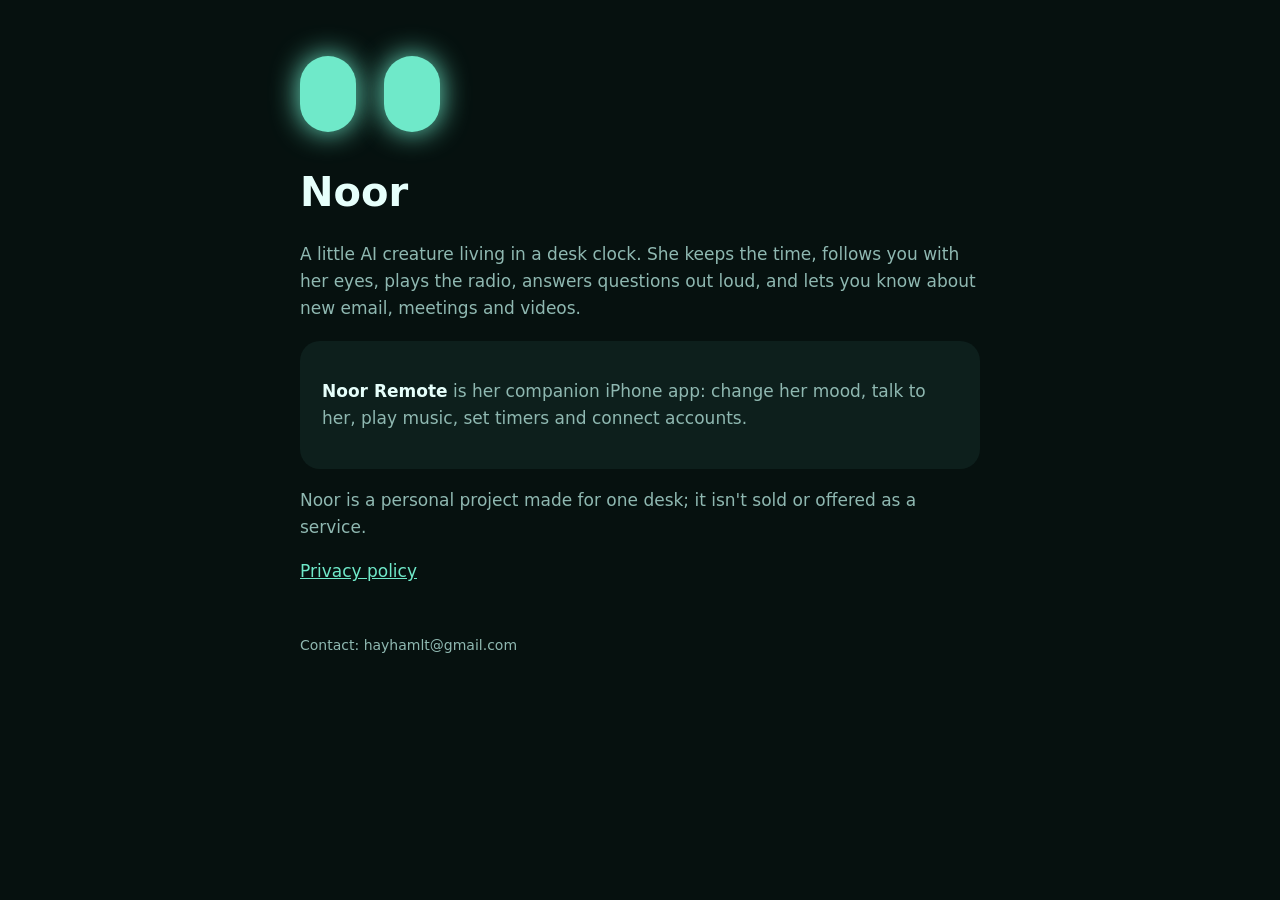
<file: index.html>
<!doctype html><meta charset="utf-8"><meta name="viewport" content="width=device-width,initial-scale=1">
<title>Hamlet</title><meta http-equiv="refresh" content="0; url=/noor/"><link rel="stylesheet" href="/style.css">
<main><p><a href="/noor/">Noor</a></p></main>
</file>
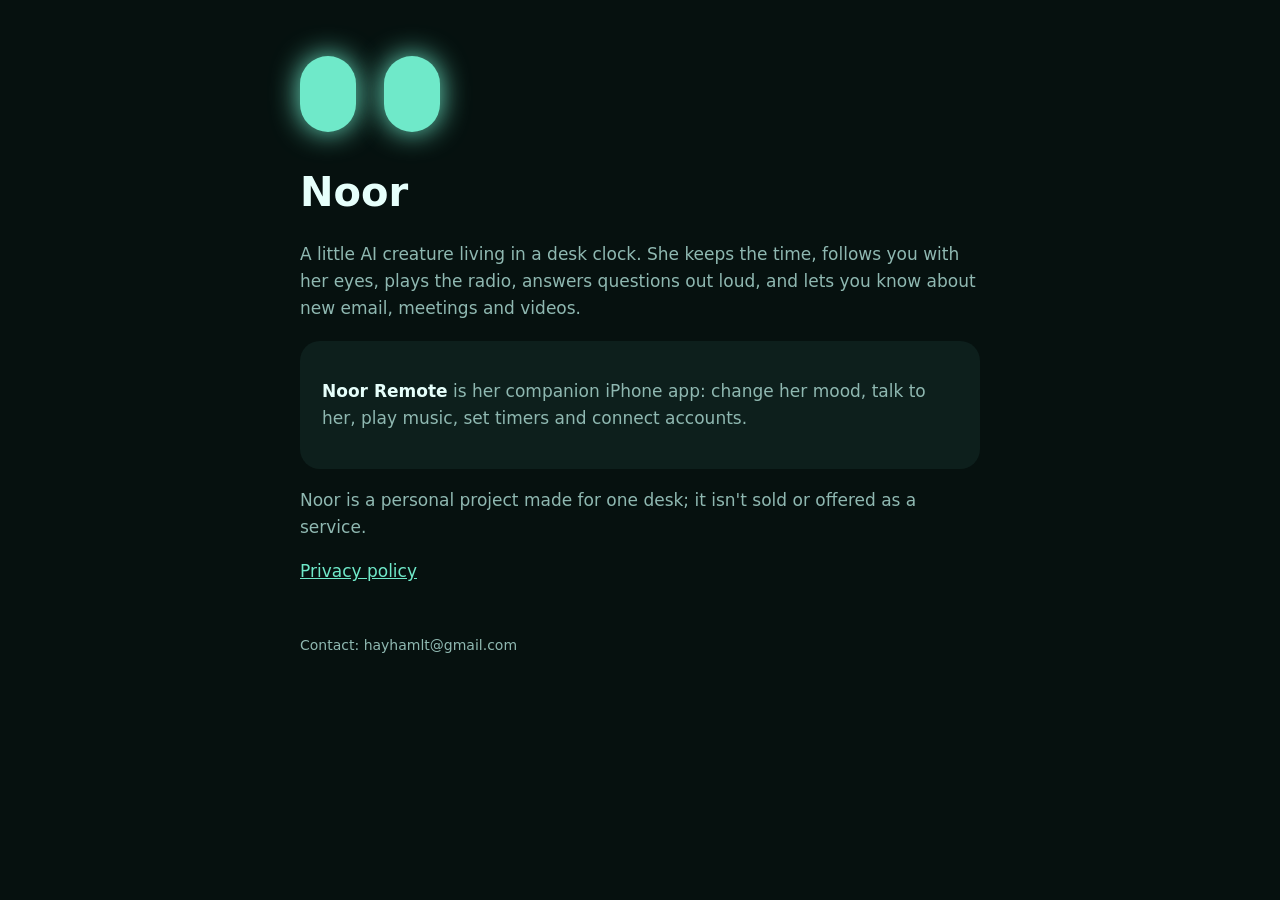
<file: noor/index.html>
<!doctype html><html lang="en"><meta charset="utf-8"><meta name="viewport" content="width=device-width,initial-scale=1">
<title>Noor</title><meta name="description" content="Noor is a little AI creature living in a desk clock.">
<link rel="stylesheet" href="/style.css">
<main>
<div class="eyes"><span></span><span></span></div>
<h1>Noor</h1>
<p>A little AI creature living in a desk clock. She keeps the time, follows you with her eyes, plays the radio, answers questions out loud, and lets you know about new email, meetings and videos.</p>
<div class="card"><p><strong>Noor Remote</strong> is her companion iPhone app: change her mood, talk to her, play music, set timers and connect accounts.</p></div>
<p>Noor is a personal project made for one desk; it isn't sold or offered as a service.</p>
<p><a href="/noor/privacy.html">Privacy policy</a></p>
<footer>Contact: hayhamlt@gmail.com</footer>
</main></html>
</file>
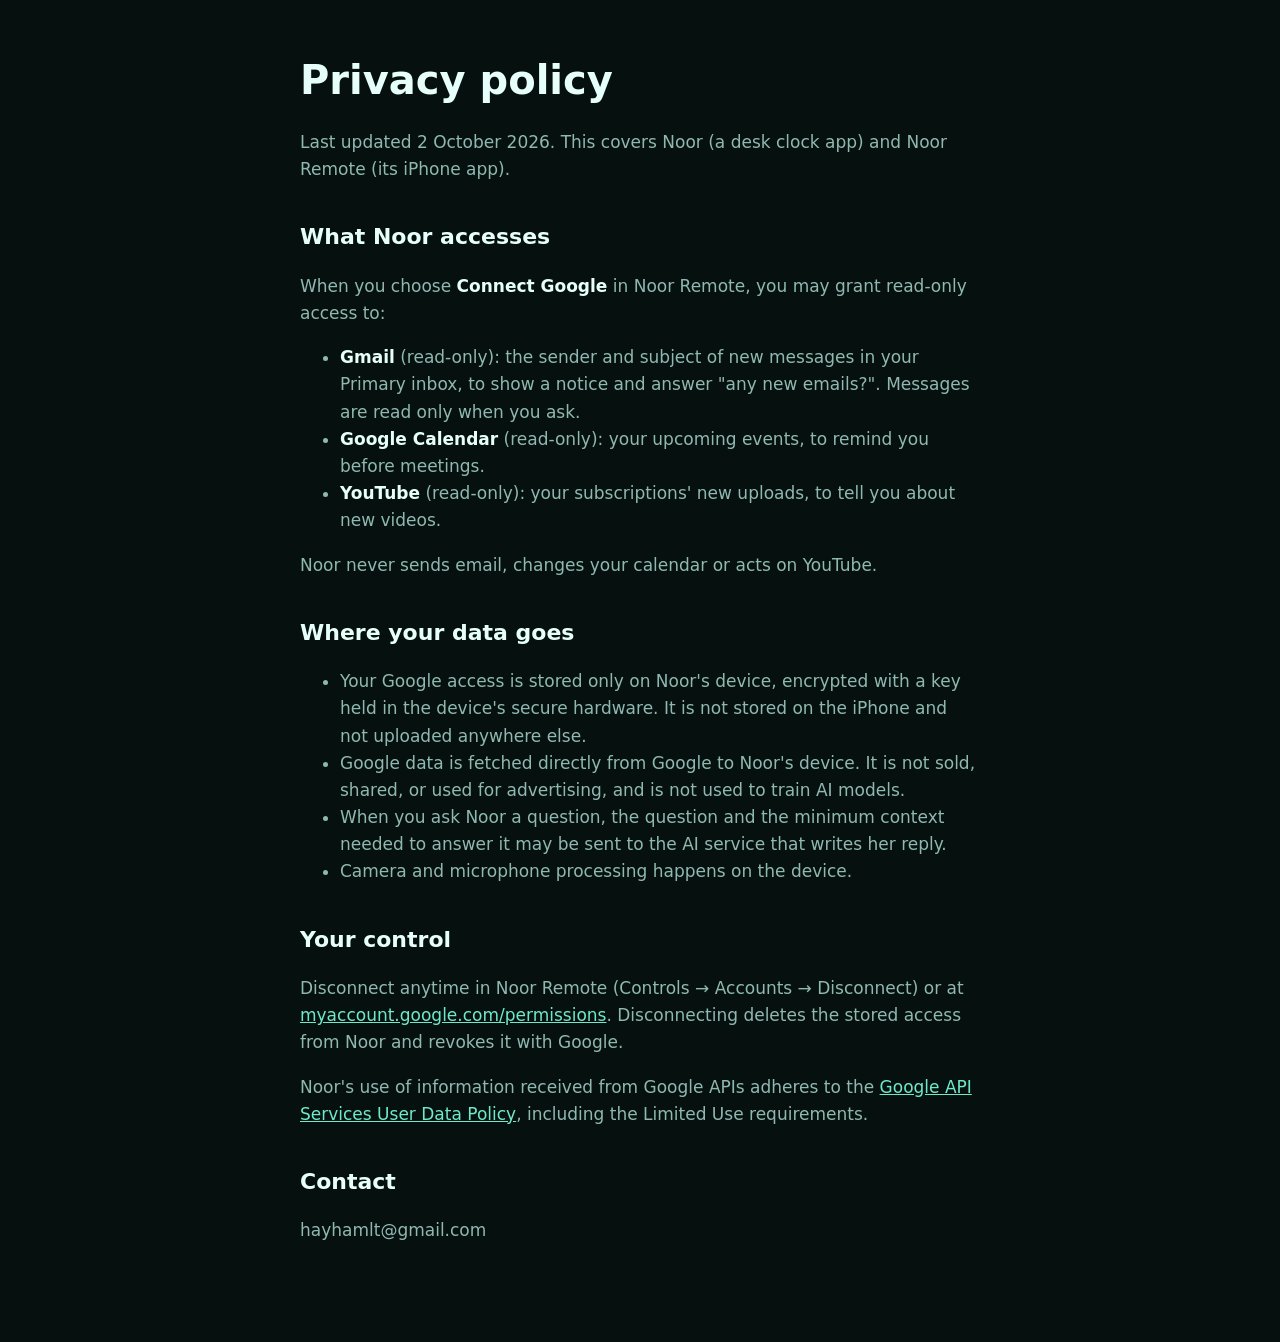
<file: noor/privacy.html>
<!doctype html><html lang="en"><meta charset="utf-8"><meta name="viewport" content="width=device-width,initial-scale=1">
<title>Noor · Privacy</title><link rel="stylesheet" href="/style.css">
<main>
<h1>Privacy policy</h1>
<p>Last updated 2 October 2026. This covers Noor (a desk clock app) and Noor Remote (its iPhone app).</p>
<h2>What Noor accesses</h2>
<p>When you choose <strong>Connect Google</strong> in Noor Remote, you may grant read-only access to:</p>
<ul>
<li><strong>Gmail</strong> (read-only): the sender and subject of new messages in your Primary inbox, to show a notice and answer "any new emails?". Messages are read only when you ask.</li>
<li><strong>Google Calendar</strong> (read-only): your upcoming events, to remind you before meetings.</li>
<li><strong>YouTube</strong> (read-only): your subscriptions' new uploads, to tell you about new videos.</li>
</ul>
<p>Noor never sends email, changes your calendar or acts on YouTube.</p>
<h2>Where your data goes</h2>
<ul>
<li>Your Google access is stored only on Noor's device, encrypted with a key held in the device's secure hardware. It is not stored on the iPhone and not uploaded anywhere else.</li>
<li>Google data is fetched directly from Google to Noor's device. It is not sold, shared, or used for advertising, and is not used to train AI models.</li>
<li>When you ask Noor a question, the question and the minimum context needed to answer it may be sent to the AI service that writes her reply.</li>
<li>Camera and microphone processing happens on the device.</li>
</ul>
<h2>Your control</h2>
<p>Disconnect anytime in Noor Remote (Controls → Accounts → Disconnect) or at <a href="https://myaccount.google.com/permissions">myaccount.google.com/permissions</a>. Disconnecting deletes the stored access from Noor and revokes it with Google.</p>
<p>Noor's use of information received from Google APIs adheres to the <a href="https://developers.google.com/terms/api-services-user-data-policy">Google API Services User Data Policy</a>, including the Limited Use requirements.</p>
<h2>Contact</h2>
<p>hayhamlt@gmail.com</p>
</main></html>
</file>
<file: style.css>
:root{--bg:#06110f;--card:#0d1f1c;--text:#e6fffb;--dim:#8fb8b1;--accent:#6fe9c9}
*{box-sizing:border-box}body{margin:0;background:var(--bg);color:var(--text);font:17px/1.6 ui-rounded,-apple-system,"SF Pro Rounded",system-ui,sans-serif}
main{max-width:720px;margin:0 auto;padding:48px 20px 80px}
.eyes{display:flex;gap:28px;margin:8px 0 28px}.eyes span{width:56px;height:76px;border-radius:30px;background:var(--accent);box-shadow:0 0 28px var(--accent)}
h1{font-size:40px;margin:0 0 4px}h2{margin-top:36px;font-size:22px}p,li{color:var(--dim)}strong{color:var(--text)}a{color:var(--accent)}
.card{background:var(--card);border-radius:20px;padding:20px 22px;margin:18px 0}footer{margin-top:48px;color:var(--dim);font-size:14px}
</file>
